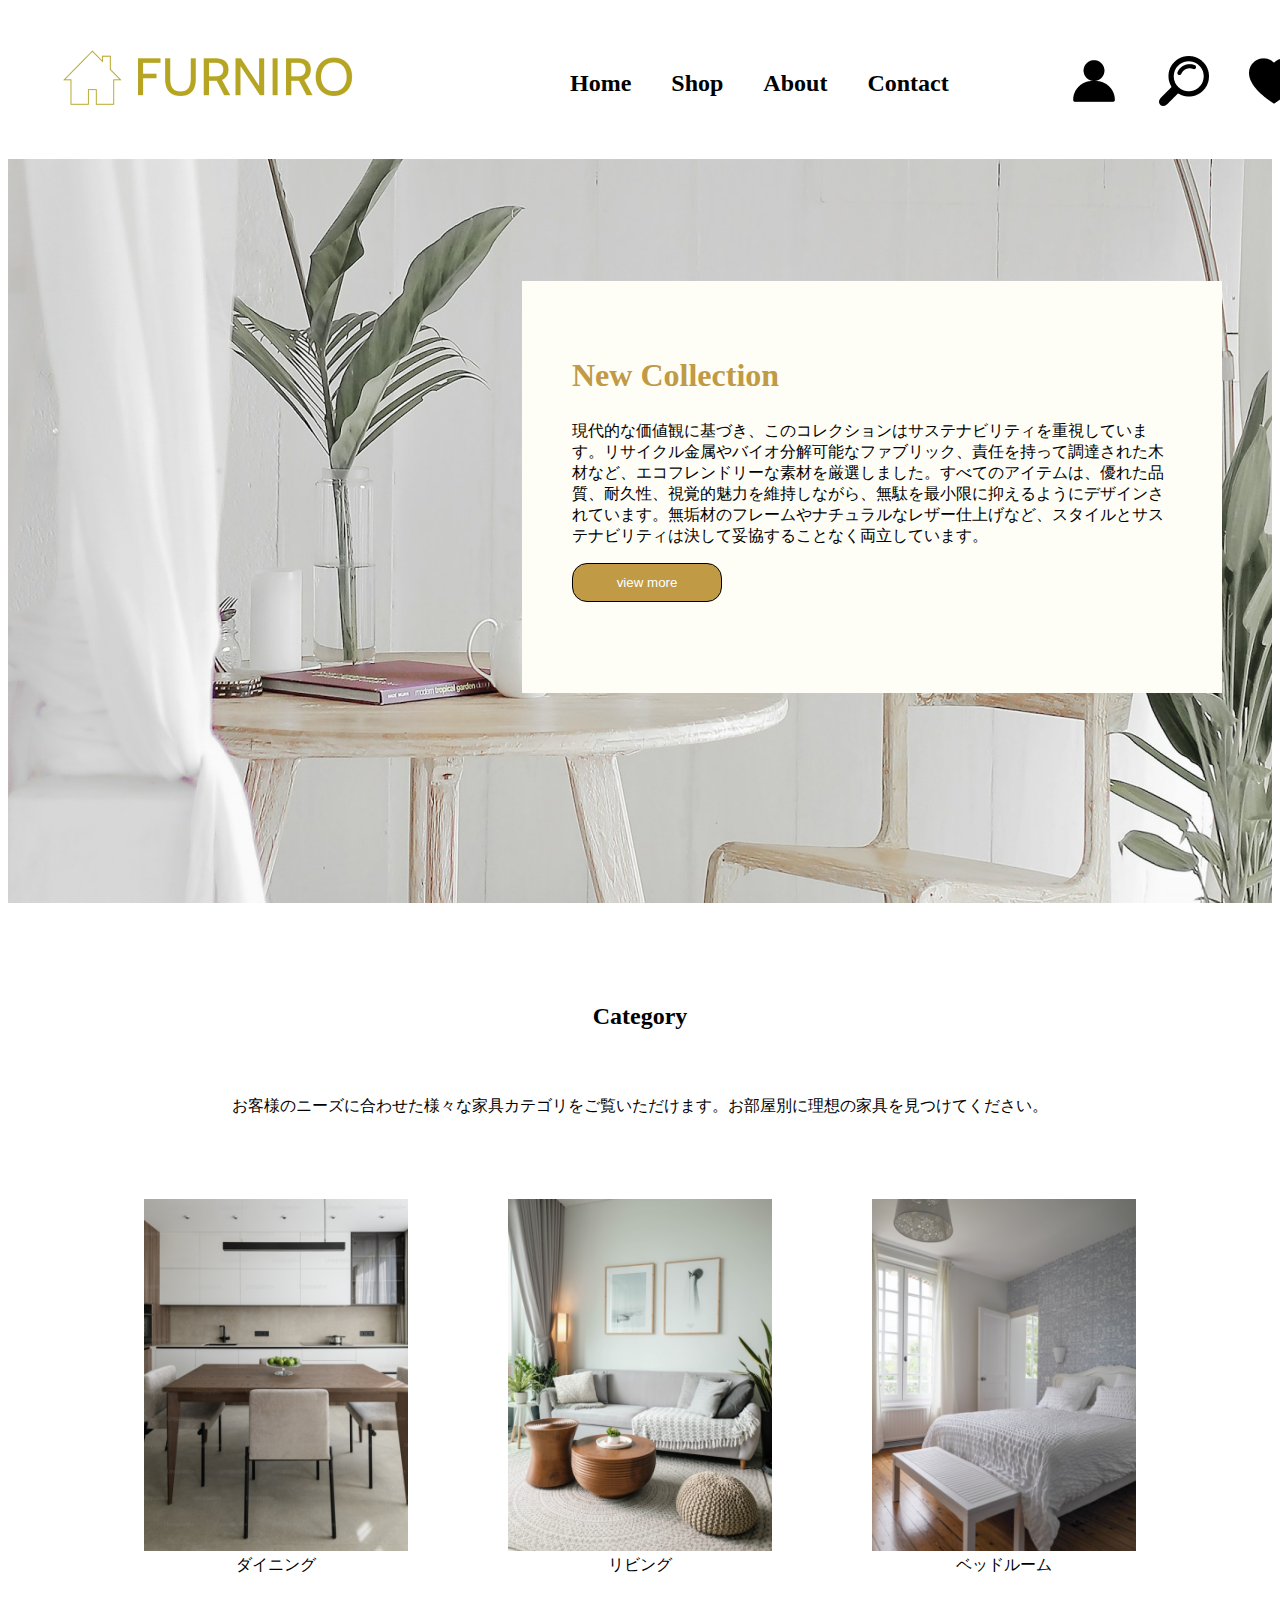
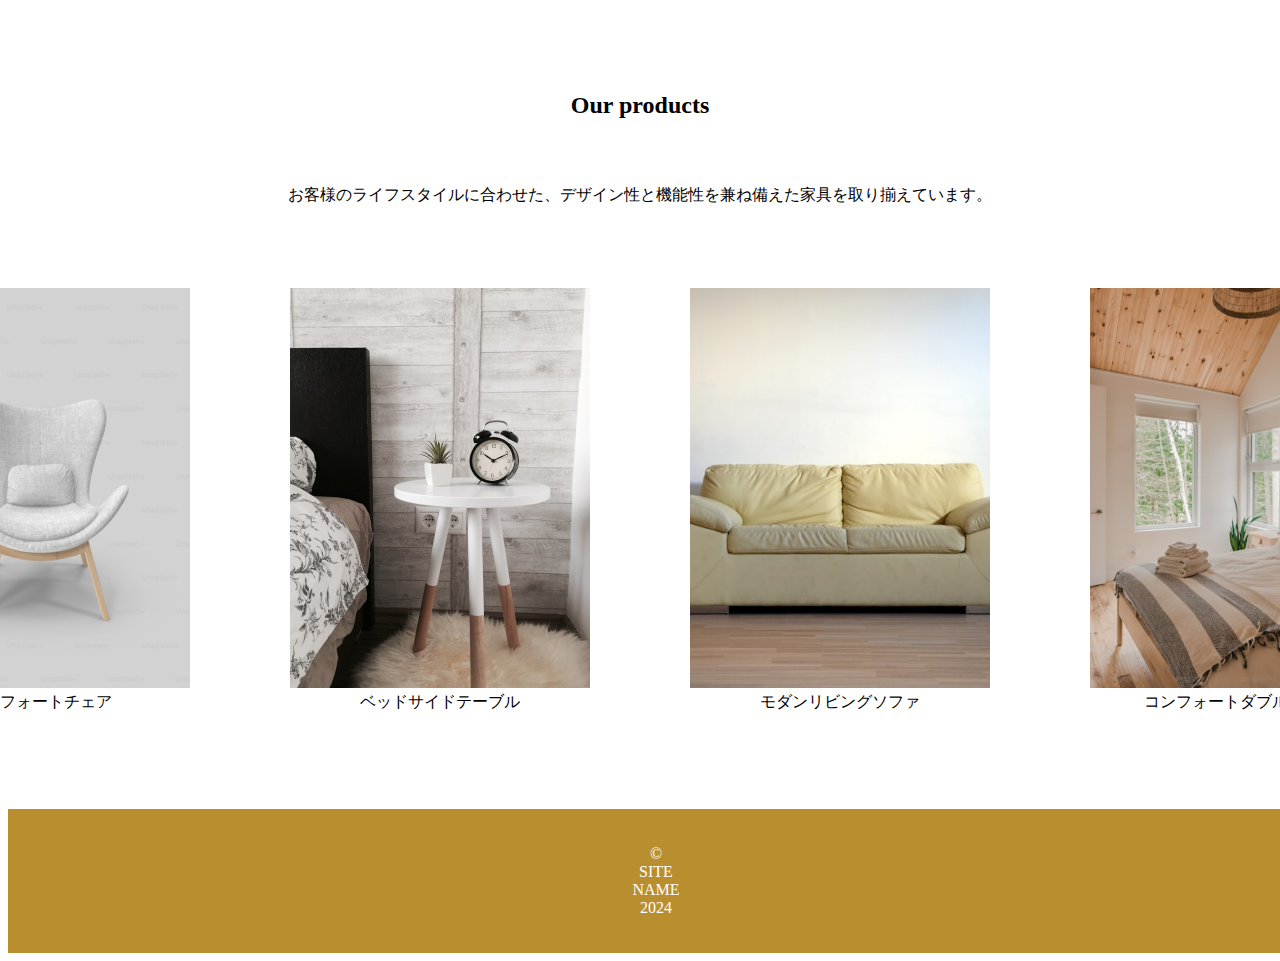
<file: design/index.html>
<!DOCTYPE html>
<html lang="ja">
<head>
    <meta charset="UTF-8">
    <title>Furniro</title>
    <link rel="stylesheet" href="css/style.css">
</head>
<body>
    <header>
        <h1>
            <a href="#">
                <img src="../design/img/logo.png" alt="logo">
            </a>
        </h1>
        <nav>
            <ul class="main-nav font-english">
                  <a href="">Home</a>
                  <a href="">Shop</a>
                  <a href="">About</a>
                  <a href="">Contact</a>                                   
            </ul>            
        </nav>
        <div class="icons">
            <a href="#" class="icon"><i class="profile"></i><img src="../design/img/profile.png" alt=""></a>
            <a href="#" class="icon"><i class="profile"></i><img src="../design/img/search.png" alt=""></a>
            <a href="#" class="icon"><i class="profile"></i><img src="../design/img/fav.png" alt=""></a>
            <a href="#" class="icon"><i class="profile"></i><img src="../design/img/cart.png" alt=""></a>
        </div>
    </header>
    <section class="front">
        <div class="box">
            <h2>New Collection</h2>
            <p>現代的な価値観に基づき、このコレクションはサステナビリティを重視しています。リサイクル金属やバイオ分解可能なファブリック、責任を持って調達された木材など、エコフレンドリーな素材を厳選しました。すべてのアイテムは、優れた品質、耐久性、視覚的魅力を維持しながら、無駄を最小限に抑えるようにデザインされています。無垢材のフレームやナチュラルなレザー仕上げなど、スタイルとサステナビリティは決して妥協することなく両立しています。
            </p>
            <div class="btn">
                <button id="btn_more" class="btn">view more</button>
            </div>
        </div>
    </section>
    
    <main>
        <div class="main-top">
            <section class="topic">
                <h2>Category</h2>
                <p>お客様のニーズに合わせた様々な家具カテゴリをご覧いただけます。お部屋別に理想の家具を見つけてください。</p>
            </section>
            <section class="img">
                <figure class="image-item-top">
                    <img src="../design/img/dining.png" alt="Image 1">
                    <figcaption>ダイニング</figcaption>
                </figure>
                <figure class="image-item-top">
                    <img src="../design/img/living.png" alt="Image 2">
                    <figcaption>リビング</figcaption>
                </figure>
                <figure class="image-item-top">
                    <img src="../design/img/bedroom.png" alt="Image 3">
                    <figcaption>ベッドルーム</figcaption>
                </figure>
            </section>
        </div>
        <div class="main-bottom">
            <section class="topic">
                <h2>Our products</h2>
                <p>お客様のライフスタイルに合わせた、デザイン性と機能性を兼ね備えた家具を取り揃えています。</p>
            </section>
            <section class="img">
                <figure class="image-item-bottom">
                    <img src="../design/img/chair.png" alt="Image 4">
                    <figcaption>コンフォートチェア</figcaption>
                </figure>
                <figure class="image-item-bottom">
                    <img src="../design/img/table.png" alt="Image 5">
                    <figcaption>ベッドサイドテーブル</figcaption>
                </figure>
                <figure class="image-item-bottom">
                    <img src="../design/img/sofa.png" alt="Image 6">
                    <figcaption>モダンリビングソファ</figcaption>
                </figure>
                <figure class="image-item-bottom">
                    <img src="../design/img/bed.png" alt="Image 7">
                    <figcaption>コンフォートダブルベッド</figcaption>
                </figure>
            </section>
        </div>
    </main>
    <footer>
        <small class="copyright">&copy; SITE NAME 2024</small>
    </footer>
</body>
</html>
</file>
<file: design/css/style.css>
@charset "utf-8";
*{
    box-sizing: border-box;
}
header {
    display: flex;
    max-width: 1440px;
    align-items: center;
    gap: 120px;
    margin: auto;
    justify-content: space-between;
    padding: 0 20px 0 0;
}

.main-nav {
    display: flex;
    align-items: center;
    gap: 40px;
}

.main-nav a {
    text-decoration: none;
    color: #000;
    font-family: Inter;
    font-size: 24px;
    font-style: normal;
    font-weight: 600;
    line-height: normal;
}

.main-nav a:hover {
    color: #0066cc;
}
.icons {
    display: flex;
    justify-content: center;
    align-items: center;
    gap: 40px;
}

.front {
    display: flex;
    padding: 10px;
    flex-direction: column;
    align-items: flex-end;
    gap: 10px;
    align-self: stretch;
    background: url(../img/front.png);
    margin-bottom: 80px;
    height: 744px;
    width: 100%;
    background-size: cover;
    position: relative;
}

.box {
    
    width: 700px;
    padding: 50px;
    flex-direction: column;
    justify-content: center;
    align-items: flex-start;
    gap: 60px;
    background: #FFFEF6;
   position: absolute;
   top: 122px;
   right: 50px;
   bottom: 210px;
}

.box h2 {
    color: #C09A45;
    font-family: Inter;
    font-size: 32px;
    font-style: normal;
    font-weight: 700;
    line-height: normal;
}

.box p {
    color: #000;
    font-family: Inter;
    font-size: 16px;
    font-style: normal;
    font-weight: 400;
    line-height: normal;
}

#btn_more {
    display: flex;
    width: 150.142px;
    height: 39px;
    justify-content: center;
    align-items: center;
    border-radius: 15px;
    border: 1px solid #000;
    background: #C09A45;
    color: #FFF;
}

#btn_more:hover {
    background: #A87C27; /* Darker shade of the original gold-brown */
    border-color: #8F6722; /* Slightly darker border */
}


main {
    display: flex;
    width: 100%;
    flex-direction: column;
    align-items: center;
    gap: 80px;
    margin: auto;
}

.main-top {
    display: flex;
    max-width: 1072px;
    flex-direction: column;
    align-items: center;
    gap: 50px;
    margin: auto;
}

.img {
    display: flex;             /* Align child figures horizontally */
    gap: 20px;                 /* Add gap between images */
    justify-content: center;   /* Optional: centers images horizontally */
    max-width: 100%;
}

/* Styling for each figure (image item) */
.image-item-top {
    text-align: center;        /* Center the image and caption inside the figure */
}

/* Optional: make images responsive */
.image-item-top img {
    width: 100%;               /* Makes images responsive */
    height: auto;              /* Maintain aspect ratio */
}

.topic {
    display: flex;
    width: 100%;
    flex-direction: column;
    align-items: center;
    gap: 30px;
    
}


.main-bottom {
    display: flex;
    flex-direction: column;
    align-items: center;
    gap: 50px;
    align-self: stretch;
    margin-bottom: 80px;
    text-align: center;
}

footer {
    background: #B98E2F;
    color: white;
    display: flex;
   width: 100%;
    padding: 36px 648px;
    justify-content: center;
    align-items: center;
    gap: 10px;
}

.copyright {
    color: #FFF;
    text-align: center;
    font-family: Inter;
    font-size: 16px;
    font-style: normal;
    font-weight: 400;
    line-height: normal;
}

.section h2 {
    color: #000;
    text-align: center;
    font-family: Inter;
    font-size: 24px;
    font-style: normal;
    font-weight: 700;
    line-height: normal;
    
}

/* Hover effect for images inside .image-item-top and .image-item-bottom */
.image-item-top img, .image-item-bottom img {
    transition: transform 0.3s ease, opacity 0.3s ease; /* Smooth transition */
}

.image-item-top img:hover, .image-item-bottom img:hover {
    transform: scale(1.1); /* Scale the image by 10% */
    opacity: 0.8;          /* Slightly reduce opacity */
}
</file>
